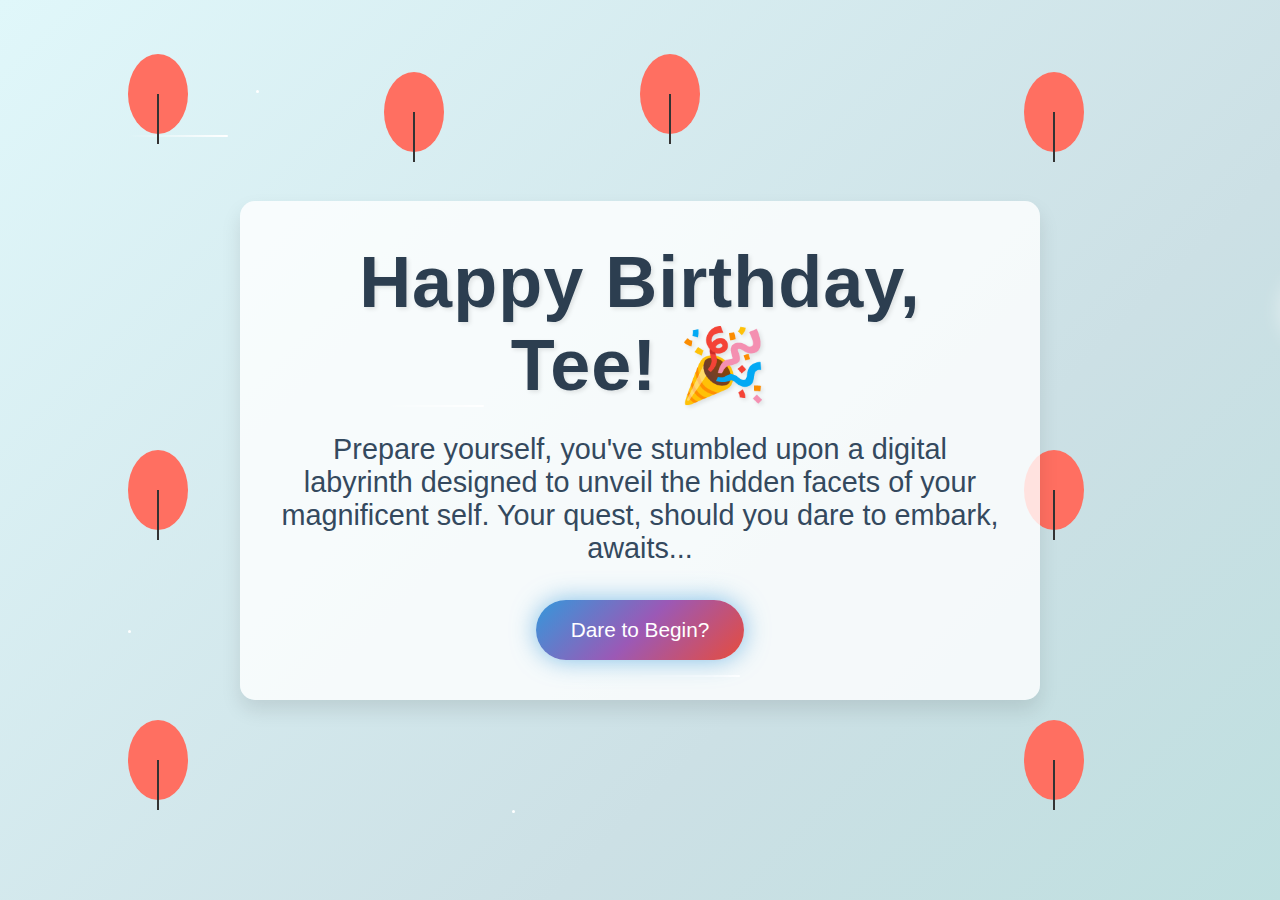
<file: index.html>
<!DOCTYPE html>
<html lang="en">
<head>
    <meta charset="UTF-8">
    <meta name="viewport" content="width=device-width, initial-scale=1.0">
    <title>Happy Birthday! Explore Your Dimensions</title>
    <style>
        * {
            margin: 0;
            padding: 0;
            box-sizing: border-box;
        }

        body {
            background: linear-gradient(135deg, #e0f7fa, #cce0e5, #b2dfdb, #80cbc4);
            color: #333;
            font-family: 'Montserrat', sans-serif;
            display: flex;
            justify-content: center;
            align-items: center;
            height: 100vh;
            overflow: hidden;
            background-size: 200% 200%;
            animation: backgroundSlide 10s ease infinite alternate;
        }

        @keyframes backgroundSlide {
            0% { background-position: 0% 50%; }
            100% { background-position: 100% 50%; }
        }

        .container {
            position: relative;
            width: 100%;
            height: 100vh;
            display: flex;
            justify-content: center;
            align-items: center;
            text-align: center;
        }

        .content {
            position: relative;
            z-index: 3;
            max-width: 800px;
            padding: 40px;
            background: rgba(255, 255, 255, 0.8);
            border-radius: 15px;
            box-shadow: 0 10px 20px rgba(0, 0, 0, 0.1);
            transition: transform 0.3s ease, opacity 0.3s ease;
        }

        h1 {
            font-size: 4.5rem;
            font-weight: 600;
            margin-bottom: 25px;
            color: #2c3e50;
            text-shadow: 2px 2px 4px rgba(0, 0, 0, 0.1);
            animation: fadeIn 2s ease-in-out, glow 3s ease-in-out infinite alternate;
            letter-spacing: 1px;
        }

        @keyframes fadeIn {
            0% { opacity: 0; transform: translateY(-20px); }
            100% { opacity: 1; transform: translateY(0); }
        }

        @keyframes glow {
            0% { text-shadow: 2px 2px 4px rgba(0, 0, 0, 0.1); }
            100% { text-shadow: 2px 2px 8px rgba(0, 128, 128, 0.3); }
        }

        .subtitle {
            font-size: 1.8rem;
            color: #34495e;
            margin-bottom: 35px;
            animation: fadeIn 2.5s ease-in-out;
            font-weight: 300;
        }

        #start-button {
            padding: 18px 35px;
            font-size: 1.3rem;
            background: linear-gradient(135deg, #3498db, #9b59b6, #e74c3c);
            color: #fff;
            border: none;
            border-radius: 35px;
            cursor: pointer;
            transition: transform 0.3s ease, box-shadow 0.3s ease;
            box-shadow: 0 0 25px rgba(52, 152, 219, 0.6);
            animation: pulse 2s infinite;
        }

        @keyframes pulse {
            0% { transform: scale(1); }
            50% { transform: scale(1.05); }
            100% { transform: scale(1); }
        }

        #start-button:hover {
            transform: scale(1.1);
            box-shadow: 0 0 35px rgba(52, 152, 219, 0.8);
        }

        

        @keyframes flyAndLand {
            0% { left: -200px; transform: translateY(0) rotate(0deg); }
            50% { left: 50%; transform: translateY(0) rotate(10deg); }
            100% { left: 50%; top: 50%; transform: translate(-50%, -50%) rotate(0deg); }
        }

        .clouds {
            position: absolute;
            top: 0;
            left: 0;
            width: 100%;
            height: 100%;
            overflow: hidden;
            z-index: 0;
        }

        .cloud {
            position: absolute;
            background: rgba(255, 255, 255, 0.9);
            border-radius: 50px;
            box-shadow: 0 0 20px rgba(255, 255, 255, 0.5);
            animation: float linear infinite;
        }

        .cloud1 { top: 10%; left: -200px; width: 150px; height: 60px; animation-duration: 20s; }
        .cloud2 { top: 30%; right: -200px; width: 200px; height: 80px; animation-duration: 25s; }
        .cloud3 { top: 50%; left: -200px; width: 180px; height: 70px; animation-duration: 30s; }

        @keyframes float {
            0% { transform: translateX(-100%); }
            100% { transform: translateX(100%); }
        }

        .stars {
            position: absolute;
            top: 0;
            left: 0;
            width: 100%;
            height: 100%;
            z-index: 1;
            pointer-events: none;
        }

        .star {
            position: absolute;
            width: 3px;
            height: 3px;
            background: white;
            border-radius: 50%;
            animation: twinkle 2s linear infinite;
        }

        @keyframes twinkle {
            0%, 100% { opacity: 0.8; }
            50% { opacity: 0.3; }
        }

        
        .shooting-star {
            position: absolute;
            width: 100px;
            height: 2px;
            background: linear-gradient(to right, rgba(255, 255, 255, 0), white);
            border-radius: 1px;
            animation: shoot 5s linear infinite;
        }

        @keyframes shoot {
            0% { transform: translateX(-200px) rotate(-45deg); opacity: 0; }
            20% { opacity: 1; }
            80% { opacity: 1; }
            100% { transform: translateX(200vw) rotate(-45deg); opacity: 0; }
        }

        .balloons {
            position: absolute;
            top: 0;
            left: 0;
            width: 100%;
            height: 100%;
            z-index: 2;
            pointer-events: none;
        }

        .balloon {
            position: absolute;
            width: 60px;
            height: 80px;
            background: #ff6f61;
            border-radius: 50%;
            animation: floatBalloon 6s ease-in-out infinite;
        }

        .balloon::after {
            content: '';
            position: absolute;
            bottom: -10px;
            left: 50%;
            width: 2px;
            height: 50px;
            background: #333;
            transform: translateX(-50%);
        }

        @keyframes floatBalloon {
            0% { transform: translateY(0); }
            50% { transform: translateY(-20px); }
            100% { transform: translateY(0); }
        }

        .balloon1 { top: 6%; left: 10%; animation-duration: 5s; }
        .balloon2 { top: 8%; left: 30%; animation-duration: 7s; }
        .balloon3 { top: 6%; left: 50%; animation-duration: 6s; }
        .balloon4 { top: 8%; left: 80%; animation-duration: 8s; }
        .balloon5 { top: 50%; left: 10%; animation-duration: 8s; }
        .balloon6 { top: 50%; left: 80%; animation-duration: 8s; }
        .balloon7 { top: 80%; left: 10%; animation-duration: 8s; }
        .balloon8 { top: 80%; left: 80%; animation-duration: 8s; }
    
    
    </style>
</head>
<body>
    <div class="container">
        <div class="clouds">
            <div class="cloud cloud1"></div>
            <div class="cloud cloud2"></div>
            <div class="cloud cloud3"></div>
        </div>


        <div class="stars">
            <div class="star" style="top: 10%; left: 20%;"></div>
            <div class="star" style="top: 30%; left: 50%;"></div>
            <div class="star" style="top: 50%; left: 70%;"></div>
            <div class="star" style="top: 70%; left: 10%;"></div>
            <div class="star" style="top: 90%; left: 40%;"></div>
        </div>

        <div class="shooting-star" style="top: 15%; left: 10%;"></div>
        <div class="shooting-star" style="top: 45%; left: 30%;"></div>
        <div class="shooting-star" style="top: 75%; left: 50%;"></div>

        <div class="balloons">
            <div class="balloon balloon1"></div>
            <div class="balloon balloon2"></div>
            <div class="balloon balloon3"></div>
            <div class="balloon balloon4"></div>
            <div class="balloon balloon5"></div>
            <div class="balloon balloon6"></div>
            <div class="balloon balloon7"></div>
            <div class="balloon balloon8"></div>
        
        </div>

        <div class="content">
            <h1>Happy Birthday, Tee! 🎉</h1>
            <p class="subtitle">Prepare yourself, you've stumbled upon a digital labyrinth designed to unveil the hidden facets of your magnificent self. Your quest, should you dare to embark, awaits...</p>
            <button id="start-button">Dare to Begin?</button>
        </div>
    </div>

    <script>
        
        document.getElementById('start-button').addEventListener('click', () => {
           
            window.location.href = 'cube.html';
        });
    </script>
</body>
</html>
</file>
